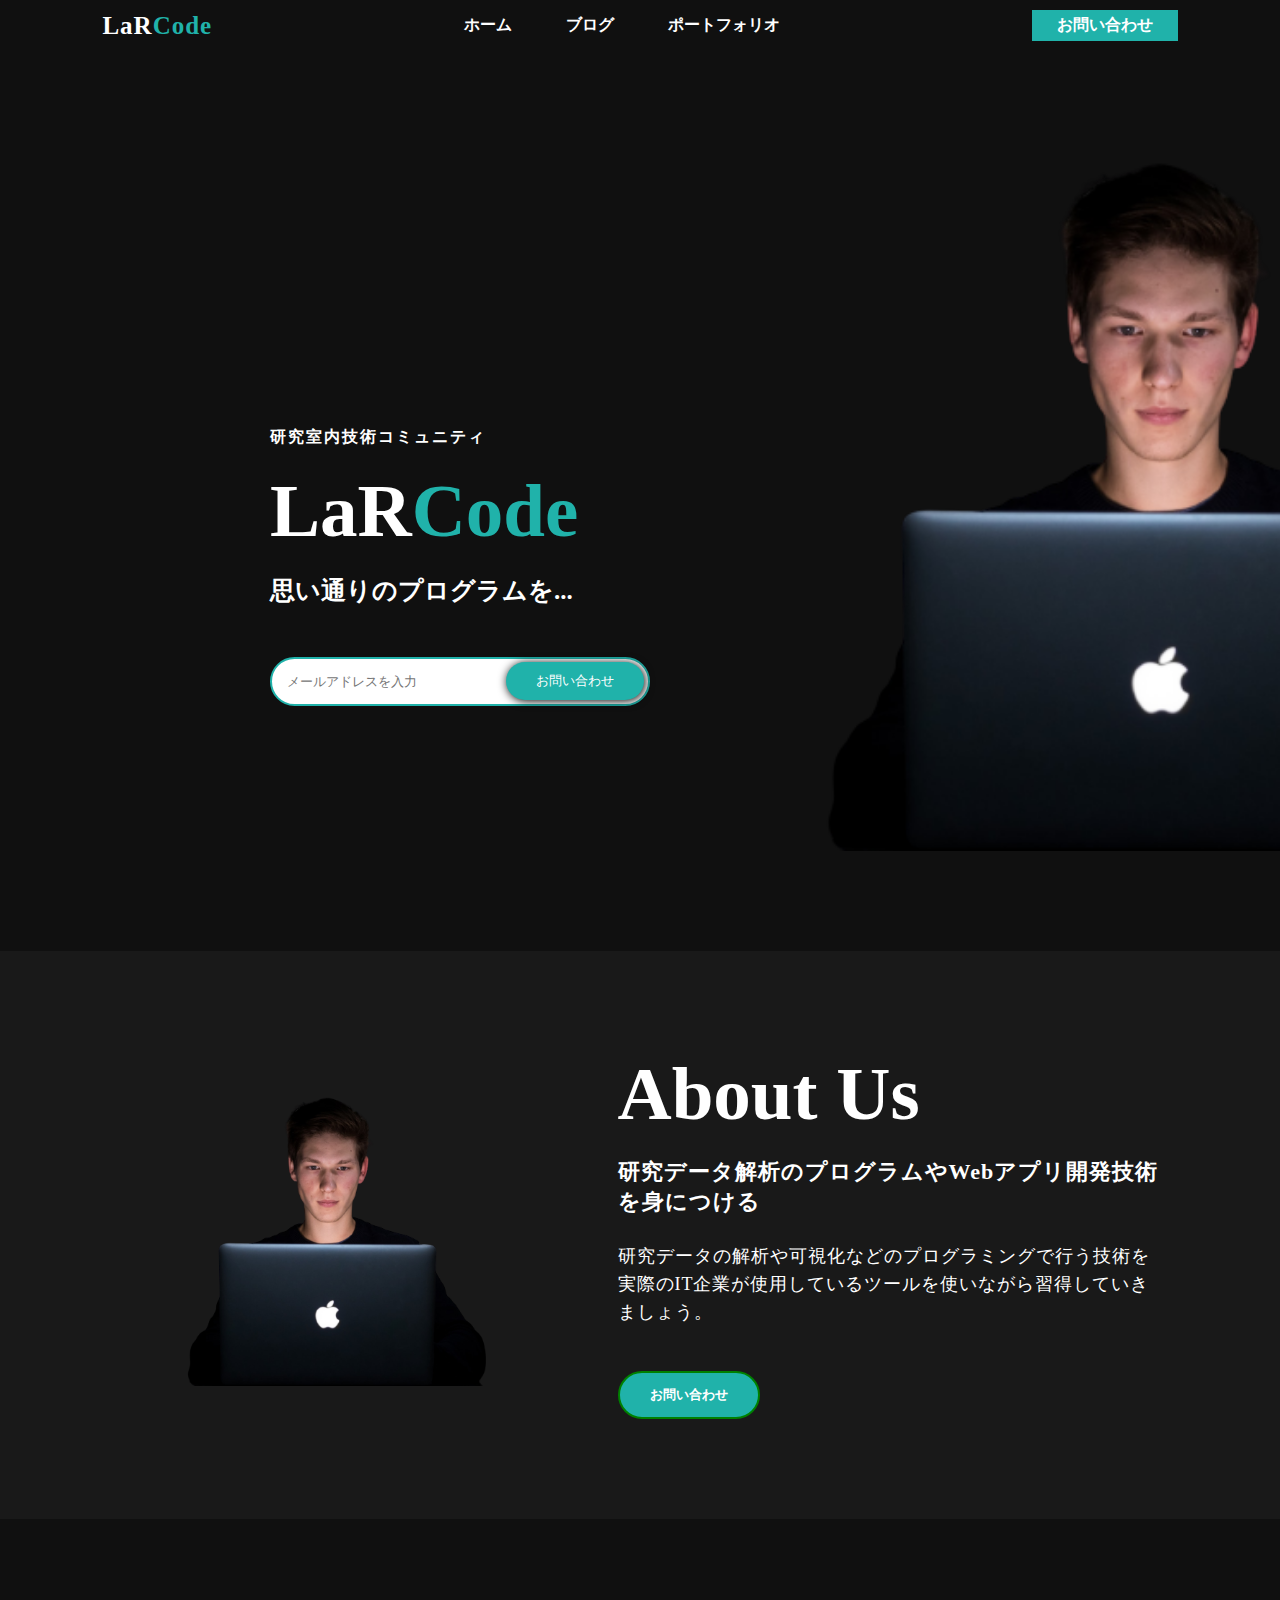
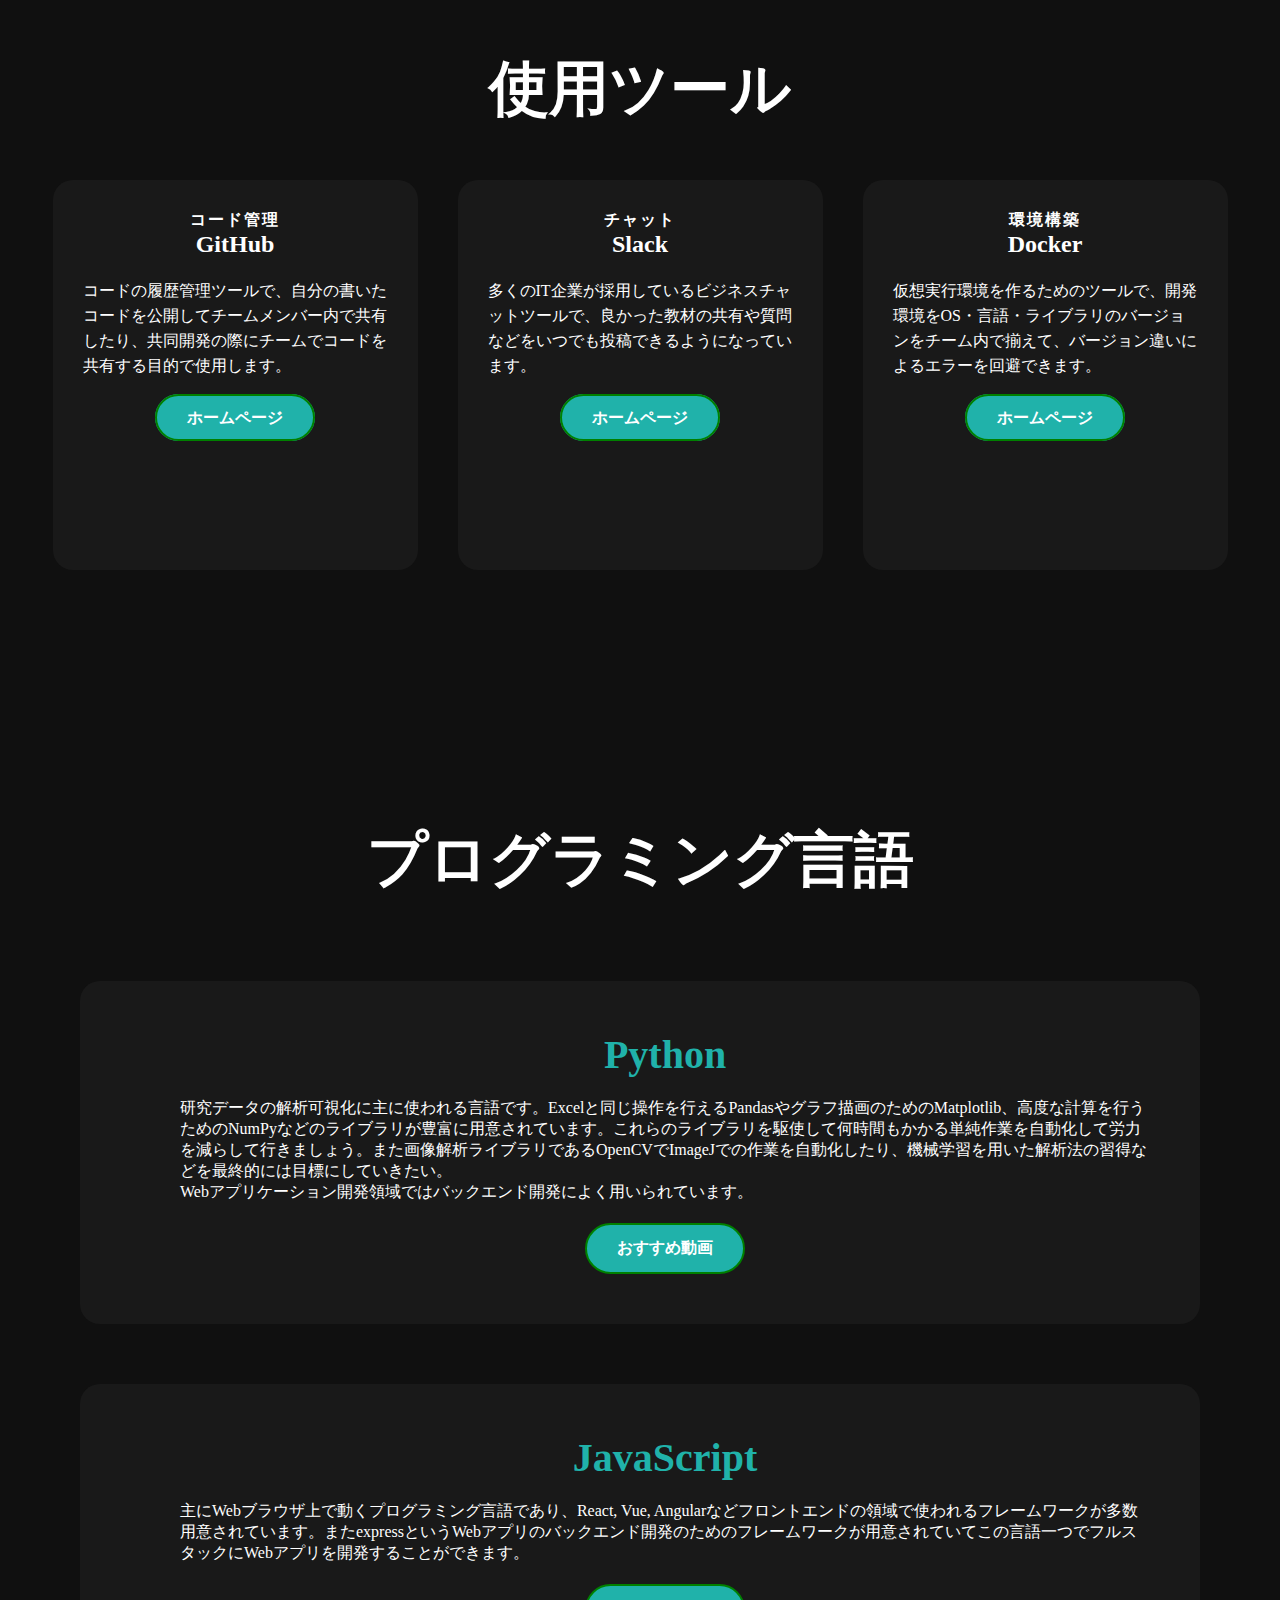
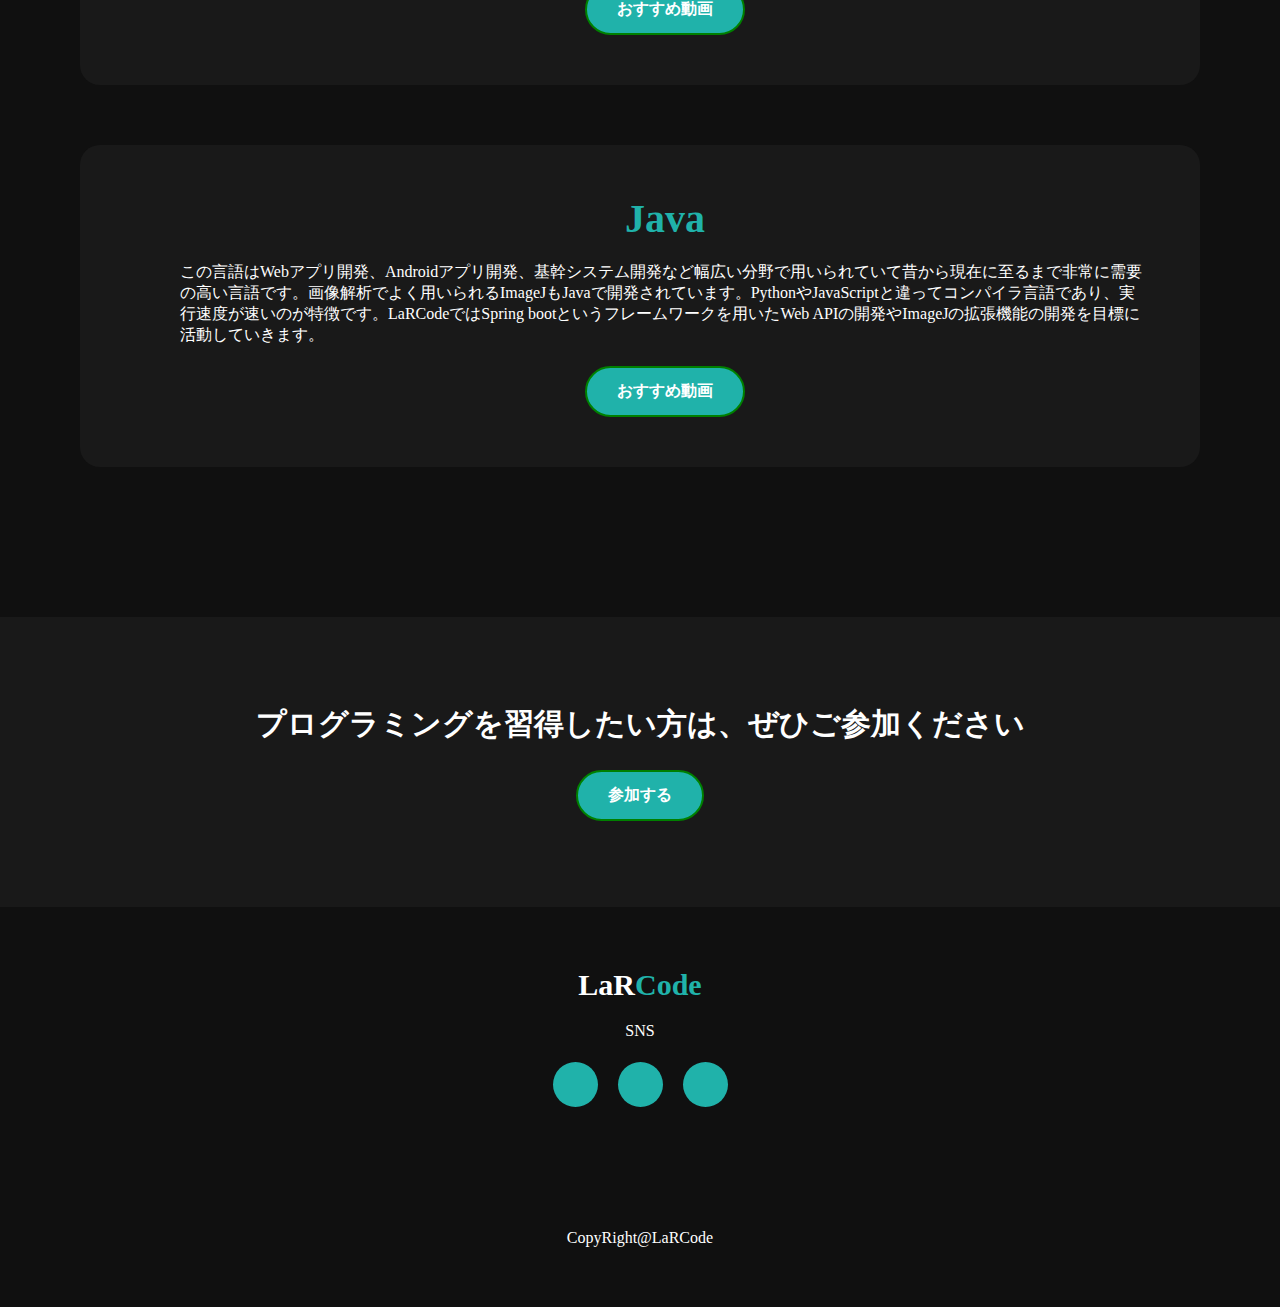
<file: index.html>
<!DOCTYPE html>
<html lang="ja">
  <head>
    <meta charset="UTF-8" />
    <meta http-equiv="X-UA-Compatible" content="IE=edge" />
    <meta name="viewport" content="width=device-width, initial-scale=1.0" />
    <title>LaRCode</title>
    <link rel="stylesheet" href="./style.css" class="css" />
    <link
      rel="stylesheet"
      href="https://cdnjs.cloudflare.com/ajax/libs/font-awesome/6.3.0/css/all.min.css"
      integrity="sha512-SzlrxWUlpfuzQ+pcUCosxcglQRNAq/DZjVsC0lE40xsADsfeQoEypE+enwcOiGjk/bSuGGKHEyjSoQ1zVisanQ=="
      crossorigin="anonymous"
      referrerpolicy="no-referrer"
    />
  </head>
  <body>
    <nav>
      <h2 class="logo">LaR<span>Code</span></h2>
      <ul>
        <li><a href="#">ホーム</a></li>
        <li><a href="#">ブログ</a></li>
        <li><a href="#">ポートフォリオ</a></li>
      </ul>
      <a href="#" class="btn">お問い合わせ</a>
    </nav>
    <div class="hero">
      <div class="content">
        <div class="body">
          <div class="portfolioInfo">
            <h4>研究室内技術コミュニティ</h4>
            <h1>LaR<span>Code</span></h1>
            <h3>思い通りのプログラムを...</h3>
            <div class="newsletter">
              <form>
                <input
                  type="email"
                  name="email"
                  placeholder="メールアドレスを入力"
                />
                <input type="submit" value="お問い合わせ" />
              </form>
            </div>
          </div>
          <img src="img/person.png" alt="" />
        </div>
      </div>
    </div>

    <section class="about">
      <div class="main">
        <img src="img/person.png" alt="" />
        <div class="about-text">
          <h2>About Us</h2>
          <h5>研究データ解析のプログラムやWebアプリ開発技術を身につける</h5>
          <p>
            研究データの解析や可視化などのプログラミングで行う技術を実際のIT企業が使用しているツールを使いながら習得していきましょう。
          </p>
          <button class="button">お問い合わせ</button>
        </div>
      </div>
    </section>

    <div class="tools">
      <div class="title">
        <h2>使用ツール</h2>
      </div>

      <div class="box">
        <div class="card">
          <h4>コード管理</h4>
          <i class="fa-brands fa-github"></i>
          <h5>GitHub</h5>
          <div class="paragraph">
            <p>
              コードの履歴管理ツールで、自分の書いたコードを公開してチームメンバー内で共有したり、共同開発の際にチームでコードを共有する目的で使用します。
            </p>

            <a href="https://github.com/" class="button">ホームページ</a>
          </div>
        </div>

        <div class="card">
          <h4>チャット</h4>
          <i class="fa-brands fa-slack"></i>
          <h5>Slack</h5>
          <div class="paragraph">
            <p>
              多くのIT企業が採用しているビジネスチャットツールで、良かった教材の共有や質問などをいつでも投稿できるようになっています。
            </p>

            <a href="https://slack.com/" class="button">ホームページ</a>
          </div>
        </div>

        <div class="card">
          <h4>環境構築</h4>
          <i class="fa-brands fa-docker"></i>
          <h5>Docker</h5>
          <div class="paragraph">
            <p>
              仮想実行環境を作るためのツールで、開発環境をOS・言語・ライブラリのバージョンをチーム内で揃えて、バージョン違いによるエラーを回避できます。
            </p>

            <a href="https://www.docker.com/" class="button">ホームページ</a>
          </div>
        </div>
      </div>
    </div>

    <div class="langs">
      <div class="title">
        <h2>プログラミング言語</h2>
      </div>
      <div class="langBox">
        <div class="langCard">
          <i class="fa-brands fa-python"></i>
          <div class="desc">
            <span class="langTitle">Python</span>
            <p>
              研究データの解析可視化に主に使われる言語です。Excelと同じ操作を行えるPandasやグラフ描画のためのMatplotlib、高度な計算を行うためのNumPyなどのライブラリが豊富に用意されています。これらのライブラリを駆使して何時間もかかる単純作業を自動化して労力を減らして行きましょう。また画像解析ライブラリであるOpenCVでImageJでの作業を自動化したり、機械学習を用いた解析法の習得などを最終的には目標にしていきたい。<br />
              Webアプリケーション開発領域ではバックエンド開発によく用いられています。
            </p>
            <a href="./pages/pyhonPage/pythonPage.html" class="button"
              >おすすめ動画</a
            >
          </div>
        </div>

        <div class="langCard">
          <i class="fa-brands fa-js"></i>
          <div class="desc">
            <span class="langTitle">JavaScript</span>
            <p>
              主にWebブラウザ上で動くプログラミング言語であり、React, Vue,
              Angularなどフロントエンドの領域で使われるフレームワークが多数用意されています。またexpressというWebアプリのバックエンド開発のためのフレームワークが用意されていてこの言語一つでフルスタックにWebアプリを開発することができます。
            </p>
            <a href="./pages/jsPage/jsPage.html" class="button">おすすめ動画</a>
          </div>
        </div>

        <div class="langCard">
          <i class="fa-brands fa-java"></i>
          <div class="desc">
            <span class="langTitle">Java</span>
            <p>
              この言語はWebアプリ開発、Androidアプリ開発、基幹システム開発など幅広い分野で用いられていて昔から現在に至るまで非常に需要の高い言語です。画像解析でよく用いられるImageJもJavaで開発されています。PythonやJavaScriptと違ってコンパイラ言語であり、実行速度が速いのが特徴です。LaRCodeではSpring
              bootというフレームワークを用いたWeb
              APIの開発やImageJの拡張機能の開発を目標に活動していきます。
            </p>
            <a href="./pages/javaPage/javaPage.html" class="button"
              >おすすめ動画</a
            >
          </div>
        </div>
      </div>
    </div>

    <div class="message">
      <span>プログラミングを習得したい方は、ぜひご参加ください</span>
      <a href="#" class="button">参加する</a>
    </div>

    <footer>
      <span>LaR<span>Code</span></span>
      <p class="sns">SNS</p>
      <div class="social">
        <a href="#"><i class="fa-brands fa-facebook"></i></a>
        <a href="#"><i class="fa-brands fa-instagram"></i></a>
        <a href="#"><i class="fa-brands fa-twitter"></i></a>
      </div>
      <p class="end">CopyRight@LaRCode</p>
    </footer>
  </body>
</html>
</file>
<file: style.css>
* {
  margin: 0;
  padding: 0;
  box-sizing: border-box;
}

.hero {
  height: 100vh;
  width: 100%;
  background-color: #101010;
}

nav {
  display: flex;
  align-items: center;
  justify-content: space-between;
  padding: 5px 8% 5px 8%;
  position: sticky;
  top: 0;
  background-color: #101010;
  z-index: 100;
}

.logo {
  color: white;
  font-size: 25px;
  letter-spacing: 1px;
  cursor: pointer;
}

.logo span {
  color: lightseagreen;
}

nav ul li {
  display: inline-block;
  padding: 10px 25px;
}

nav ul li a {
  color: white;
  text-decoration: none;
  font-weight: bold;
  transition: all 0.3s;
}

nav ul li a:hover {
  color: lightseagreen;
}

.btn {
  background-color: lightseagreen;
  color: white;
  padding: 5px 25px;
  text-decoration: none;
  font-weight: bold;
}

.btn:hover {
  transform: scale(1.2);
  border-radius: 20px;
  transition: all 0.3s;
}

.content {
  padding-top: 230px;
}

.content .body {
  display: flex;
  align-items: center;
  justify-content: space-evenly;
  padding-right: 50px;
  padding-left: 270px;
}

.content .body img {
  width: 1080px;
  height: 720px;
  margin-top: -150px;
}

h1 {
  color: white;
  margin: 20px 0;
  font-size: 75px;
}

h1 span {
  color: lightseagreen;
}

h3 {
  color: white;
  font-size: 25px;
  margin-bottom: 50px;
}

h4 {
  color: white;
  letter-spacing: 2px;
}

.newsletter form {
  width: 380px;
  position: relative;
}

.newsletter form input:first-child {
  width: 100%;
  padding: 15px 130px 15px 15px;
  outline: none;
  border: 2px solid lightseagreen;
  border-radius: 30px;
}

.newsletter form input:last-child {
  position: absolute;
  border: none;
  top: 5px;
  right: 6px;
  padding: 10px 30px;
  background-color: lightseagreen;
  border-radius: 30px;
  color: white;
  cursor: pointer;
  box-shadow: 1px 1px 10px black;
}

.about {
  width: 100%;
  padding: 100px 0;
  background-color: #191919;
}

.about img {
  width: 430px;
}

.about-text {
  width: 550px;
}

.main {
  width: 1130px;
  display: flex;
  margin: 0 auto;
  align-items: center;
  justify-content: space-around;
}

.about-text h2 {
  color: white;
  font-size: 75px;
  margin-bottom: 20px;
}

.about-text h5 {
  color: white;
  letter-spacing: 1px;
  font-size: 22px;
  margin-bottom: 25px;
}

.about-text p {
  color: white;
  letter-spacing: 1px;
  line-height: 28px;
  margin-bottom: 45px;
  font-size: 18px;
}

.button {
  background-color: lightseagreen;
  padding: 13px 30px;
  color: white;
  font-weight: bold;
  border-radius: 30px;
  border: 2px solid green;
  transition: all 0.5s;
}

.button:hover {
  background-color: transparent;
  cursor: pointer;
}

.tools {
  background-color: #101010;
  width: 100%;
  padding: 100px 0;
}

.title h2 {
  color: white;
  font-size: 60px;
  margin: 30px auto;
  text-align: center;
}

.box {
  display: flex;
  align-items: center;
  justify-content: center;
  min-height: 400px;
}

.card {
  height: 390px;
  width: 365px;
  background-color: #191919;
  padding: 30px;
  margin: 20px;
  border-radius: 20px;
  overflow: hidden;
  text-align: center;
}

.card i {
  color: lightseagreen;
  font-size: 60px;
  margin: 25px 0 10px;
}

.card h5 {
  color: white;
  font-size: 24px;
  margin-bottom: 20px;
}

.paragraph .button {
  text-decoration: none;
}

.paragraph p {
  color: white;
  font-size: 16px;
  line-height: 25px;
  margin-bottom: 30px;
  text-align: left;
}

.langs {
  background-color: #101010;
  width: 100%;
  padding: 100px 0;
}

.langs .title h2 {
  color: white;
  text-align: center;
  font-size: 60px;
}

.langBox {
  display: flex;
  flex-direction: column;
  align-content: center;
  justify-content: center;
  padding: 20px 80px;
}

.langCard {
  background-color: #191919;
  border-radius: 20px;
}

.langCard {
  margin: 30px 0;
  display: flex;
  align-items: center;
  justify-content: center;
  padding: 50px;
}

.langCard i {
  color: lightseagreen;
  font-size: 150px;
}

.langCard a {
  text-decoration: none;
}

.desc {
  display: flex;
  flex-direction: column;
  justify-content: center;
  align-items: center;
  margin-left: 50px;
}

.langTitle {
  color: lightseagreen;
  font-size: 40px;
  font-weight: bold;
}

.desc p {
  color: white;
  margin: 20px 0;
  text-align: left;
  font-size: 16px;
}

.message {
  width: 100%;
  height: 290px;
  display: flex;
  flex-direction: column;
  justify-content: center;
  align-items: center;
  background-color: #191919;
}

.message span {
  color: white;
  font-size: 30px;
  font-weight: bold;
  margin-bottom: 25px;
}

.message a {
  text-decoration: none;
}

footer {
  width: 100%;
  height: 400px;
  background-color: #101010;
  display: flex;
  flex-direction: column;
  justify-content: center;
  align-items: center;
}

footer span {
  color: white;
  font-size: 30px;
  margin-bottom: 20px;
  font-weight: bold;
}

footer span span {
  color: lightseagreen;
}

footer .sns {
  color: white;
  font-size: 16px;
  width: 500px;
  text-align: center;
}

.social {
  display: flex;
}

.social a {
  width: 45px;
  height: 45px;
  border-radius: 50%;
  background-color: lightseagreen;
  font-size: 20px;
  display: flex;
  align-items: center;
  justify-content: center;
  text-decoration: none;
  margin: 22px 10px;
  color: white;
  transition: all 0.3s;
}

.social a:hover {
  transform: scale(1.3);
}

.end {
  color: white;
  margin-top: 100px;
  font-size: 16px;
}
</file>
